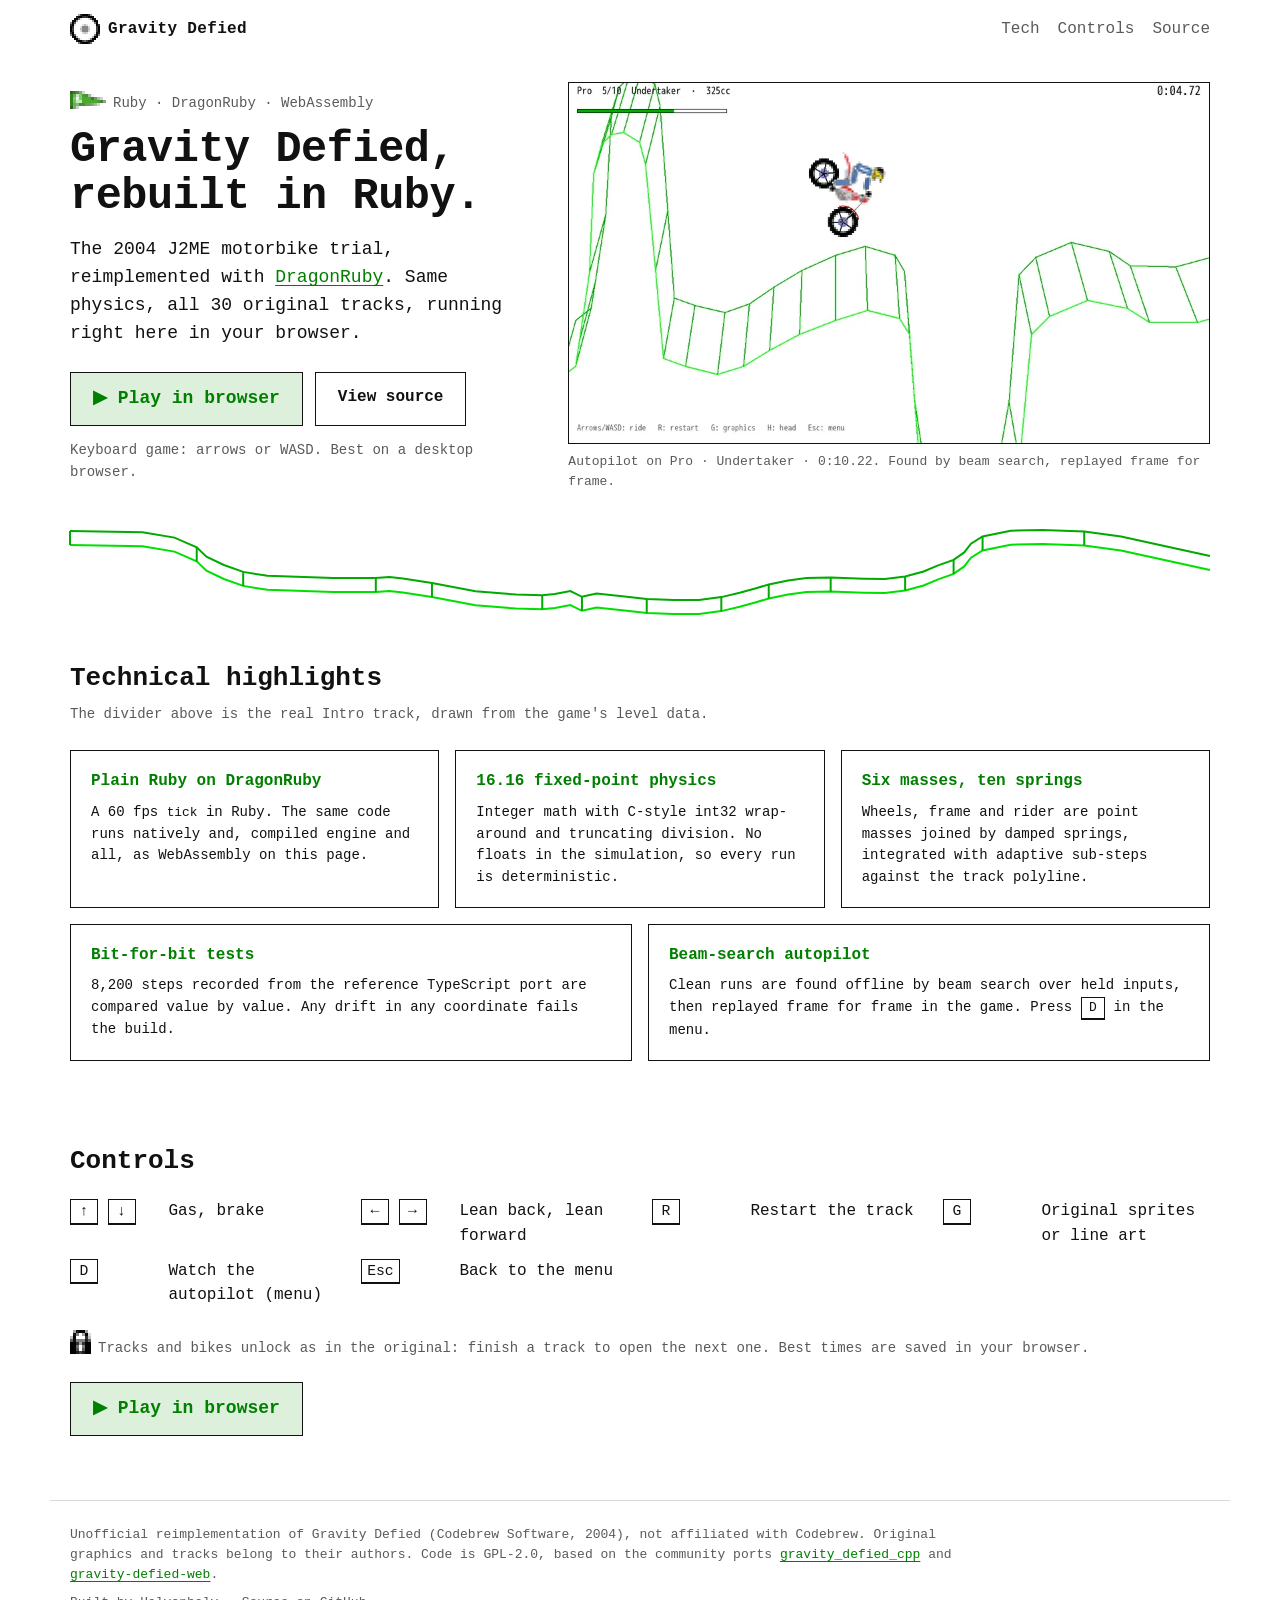
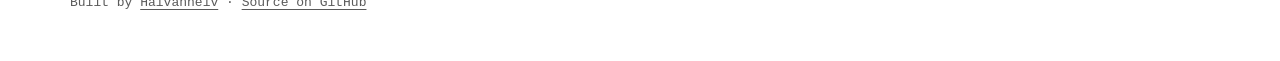
<file: index.html>
<!doctype html>
<html lang="en">
<head>
  <meta charset="utf-8">
  <meta name="viewport" content="width=device-width, initial-scale=1">
  <title>Gravity Defied · a DragonRuby port that runs in your browser</title>
  <meta name="description" content="The 2004 J2ME motorbike classic Gravity Defied, reimplemented in Ruby with DragonRuby. Deterministic fixed-point physics, bit-for-bit tests, beam-search autopilot. Play it in the browser.">
  <link rel="icon" href="media/favicon.png" type="image/png">
  <meta property="og:type" content="website">
  <meta property="og:title" content="Gravity Defied, reimplemented in Ruby with DragonRuby">
  <meta property="og:description" content="The 2004 J2ME motorbike classic, running in your browser. Deterministic 16.16 fixed-point physics, bit-for-bit tests, beam-search autopilot.">
  <meta property="og:url" content="https://halvanhelv.github.io/gravity-defied/">
  <meta property="og:image" content="https://halvanhelv.github.io/gravity-defied/media/og.jpg">
  <meta name="twitter:card" content="summary_large_image">
  <link rel="stylesheet" href="style.css">
</head>
<body>
  <header class="bar">
    <a class="brand" href="./"><span class="px px-wheel" aria-hidden="true"></span>Gravity Defied</a>
    <nav>
      <a href="#highlights">Tech</a>
      <a href="#controls">Controls</a>
      <a href="https://github.com/Halvanhelv/gravity-defied">Source</a>
    </nav>
  </header>

  <main>
    <section class="hero">
      <div class="pitch">
        <p class="kicker"><span class="px px-flag-start" aria-hidden="true"></span>Ruby · DragonRuby · WebAssembly</p>
        <h1>Gravity Defied, <br>rebuilt in Ruby.</h1>
        <p class="lede">
          The 2004 J2ME motorbike trial, reimplemented with
          <a href="https://dragonruby.org">DragonRuby</a>.
          Same physics, all 30 original tracks, running right here in your browser.
        </p>
        <div class="cta">
          <a class="btn btn-play" href="play/">Play in browser</a>
          <a class="btn btn-source" href="https://github.com/Halvanhelv/gravity-defied">View source</a>
        </div>
        <p class="note">Keyboard game: arrows or WASD. Best on a desktop browser.</p>
      </div>

      <figure class="screen">
        <div class="frame">
          <video autoplay muted loop playsinline preload="auto" poster="media/poster.webp"
                 aria-label="Gameplay: the autopilot rides the Pro track Undertaker">
            <source src="media/undertaker.mp4" type="video/mp4">
          </video>
        </div>
        <figcaption>
          Autopilot on Pro · Undertaker · 0:10.22. Found by beam search, replayed frame for frame.
        </figcaption>
      </figure>
    </section>

    <svg class="track" viewBox="0 0 1200 90" preserveAspectRatio="none" aria-hidden="true">
      <polyline class="far" points="0.0,3.1 76.4,4.2 110.0,9.6 133.4,19.3 143.6,28.7 162.0,37.0 182.3,43.9 207.8,47.8 277.1,50.0 321.9,50.0 336.2,48.9 350.4,50.4 381.0,55.0 426.8,63.3 469.6,66.6 497.1,67.3 510.4,65.9 526.7,63.0 538.9,68.8 554.2,65.5 583.7,68.4 607.1,70.9 635.7,72.0 662.1,72.0 685.6,69.1 704.9,64.8 721.2,60.5 735.5,56.5 755.9,52.5 775.2,50.0 800.7,49.6 835.3,50.7 857.7,51.1 879.1,48.5 898.5,43.5 913.8,37.4 930.1,31.9 941.3,24.4 948.4,15.7 960.6,8.5 990.2,2.7 1023.8,2.0 1067.6,3.4 1106.3,8.5 1200.0,28.0"/>
      <polyline class="near" points="0.0,17.1 76.4,18.2 110.0,23.6 133.4,33.3 143.6,42.7 162.0,51.0 182.3,57.9 207.8,61.8 277.1,64.0 321.9,64.0 336.2,62.9 350.4,64.4 381.0,69.0 426.8,77.3 469.6,80.6 497.1,81.3 510.4,79.9 526.7,77.0 538.9,82.8 554.2,79.5 583.7,82.4 607.1,84.9 635.7,86.0 662.1,86.0 685.6,83.1 704.9,78.8 721.2,74.5 735.5,70.5 755.9,66.5 775.2,64.0 800.7,63.6 835.3,64.7 857.7,65.1 879.1,62.5 898.5,57.5 913.8,51.4 930.1,45.9 941.3,38.4 948.4,29.7 960.6,22.5 990.2,16.7 1023.8,16.0 1067.6,17.4 1106.3,22.5 1200.0,42.0"/>
      <line class="far" x1="0.0" y1="17.1" x2="0.0" y2="3.1"/>
      <line class="far" x1="133.4" y1="33.3" x2="133.4" y2="19.3"/>
      <line class="far" x1="182.3" y1="57.9" x2="182.3" y2="43.9"/>
      <line class="far" x1="321.9" y1="64.0" x2="321.9" y2="50.0"/>
      <line class="far" x1="381.0" y1="69.0" x2="381.0" y2="55.0"/>
      <line class="far" x1="497.1" y1="81.3" x2="497.1" y2="67.3"/>
      <line class="far" x1="538.9" y1="82.8" x2="538.9" y2="68.8"/>
      <line class="far" x1="607.1" y1="84.9" x2="607.1" y2="70.9"/>
      <line class="far" x1="685.6" y1="83.1" x2="685.6" y2="69.1"/>
      <line class="far" x1="735.5" y1="70.5" x2="735.5" y2="56.5"/>
      <line class="far" x1="800.7" y1="63.6" x2="800.7" y2="49.6"/>
      <line class="far" x1="879.1" y1="62.5" x2="879.1" y2="48.5"/>
      <line class="far" x1="930.1" y1="45.9" x2="930.1" y2="31.9"/>
      <line class="far" x1="960.6" y1="22.5" x2="960.6" y2="8.5"/>
      <line class="far" x1="1067.6" y1="17.4" x2="1067.6" y2="3.4"/>
    </svg>

    <section id="highlights" class="section">
      <h2>Technical highlights</h2>
      <p class="section-lede">The divider above is the real Intro track, drawn from the game's level data.</p>
      <div class="cards">
        <article class="card">
          <h3>Plain Ruby on DragonRuby</h3>
          <p>A 60 fps <code>tick</code> in Ruby. The same code runs natively and, compiled engine
            and all, as WebAssembly on this page.</p>
        </article>
        <article class="card">
          <h3>16.16 fixed-point physics</h3>
          <p>Integer math with C-style int32 wrap-around and truncating division. No floats in the
            simulation, so every run is deterministic.</p>
        </article>
        <article class="card">
          <h3>Six masses, ten springs</h3>
          <p>Wheels, frame and rider are point masses joined by damped springs, integrated with
            adaptive sub-steps against the track polyline.</p>
        </article>
        <article class="card">
          <h3>Bit-for-bit tests</h3>
          <p>8,200 steps recorded from the reference TypeScript port are compared value by value.
            Any drift in any coordinate fails the build.</p>
        </article>
        <article class="card">
          <h3>Beam-search autopilot</h3>
          <p>Clean runs are found offline by beam search over held inputs, then replayed frame for
            frame in the game. Press <kbd>D</kbd> in the menu.</p>
        </article>
      </div>
    </section>

    <section id="controls" class="section controls">
      <h2>Controls</h2>
      <dl>
        <div><dt><kbd>↑</kbd> <kbd>↓</kbd></dt><dd>Gas, brake</dd></div>
        <div><dt><kbd>←</kbd> <kbd>→</kbd></dt><dd>Lean back, lean forward</dd></div>
        <div><dt><kbd>R</kbd></dt><dd>Restart the track</dd></div>
        <div><dt><kbd>G</kbd></dt><dd>Original sprites or line art</dd></div>
        <div><dt><kbd>D</kbd></dt><dd>Watch the autopilot (menu)</dd></div>
        <div><dt><kbd>Esc</kbd></dt><dd>Back to the menu</dd></div>
      </dl>
      <p class="note"><span class="px px-lock" aria-hidden="true"></span>Tracks and bikes unlock as in
        the original: finish a track to open the next one. Best times are saved in your browser.</p>
      <a class="btn btn-play" href="play/">Play in browser</a>
    </section>
  </main>

  <footer class="footer">
    <p>
      Unofficial reimplementation of Gravity Defied (Codebrew Software, 2004), not affiliated with
      Codebrew. Original graphics and tracks belong to their authors. Code is GPL-2.0, based on the
      community ports <a href="https://github.com/rgimad/gravity_defied_cpp">gravity_defied_cpp</a>
      and <a href="https://github.com/yurkagon/gravity-defied-web">gravity-defied-web</a>.
    </p>
    <p class="byline">Built by <a href="https://github.com/Halvanhelv">Halvanhelv</a> ·
      <a href="https://github.com/Halvanhelv/gravity-defied">Source on GitHub</a></p>
  </footer>

  <script>
    // Respect reduced motion: show the poster frame instead of autoplaying.
    if (window.matchMedia("(prefers-reduced-motion: reduce)").matches) {
      const video = document.querySelector("video");
      video.removeAttribute("autoplay");
      video.pause();
      video.controls = true;
    }
  </script>
</body>
</html>
</file>
<file: style.css>
/* Game palette: white screen, thin ink borders, track greens, the results-screen red. */
:root {
  --ink: #111;
  --muted: #5a5a5a;
  --line: #d9d9d9;
  --paper: #fff;
  --far: #00aa00;
  --near: #00e000;
  --green: #007f00;
  --green-tint: #dcf0dc;
  --red: #aa0000;
  --mono: ui-monospace, "SF Mono", "JetBrains Mono", Menlo, Consolas, "Liberation Mono", monospace;
  color-scheme: light;
}

* { box-sizing: border-box; }

body {
  margin: 0;
  background: var(--paper);
  color: var(--ink);
  font: 16px/1.55 var(--mono);
  -webkit-text-size-adjust: 100%;
}

a { color: var(--green); text-underline-offset: 3px; }
a:hover { color: var(--ink); }

code, kbd { font-family: var(--mono); font-size: 0.92em; }
kbd {
  display: inline-block;
  min-width: 1.9em;
  padding: 0 0.35em;
  border: 1px solid var(--ink);
  border-bottom-width: 2px;
  text-align: center;
  background: var(--paper);
}

/* Pixel icons cropped from the original sprites.png atlas, scaled 3x without smoothing. */
.px {
  display: inline-block;
  vertical-align: -0.15em;
  margin-right: 0.5em;
  background: url(media/sprites.png) no-repeat;
  background-size: 147px 120px;
  image-rendering: pixelated;
}
.px-wheel { width: 45px; height: 45px; background-position: 0 -30px; vertical-align: middle; }
.px-flag-start { width: 36px; height: 18px; background-position: -75px 0; }
.px-lock { width: 21px; height: 24px; background-position: -54px -24px; }

/* Top bar */
.bar {
  display: flex;
  align-items: center;
  justify-content: space-between;
  gap: 16px;
  max-width: 1180px;
  margin: 0 auto;
  padding: 14px 20px;
}
.brand {
  display: inline-flex;
  align-items: center;
  color: var(--ink);
  font-weight: 700;
  text-decoration: none;
  letter-spacing: 0.02em;
}
.brand .px-wheel { width: 30px; height: 30px; background-size: 98px 80px; background-position: 0 -20px; }
.bar nav { display: flex; gap: 18px; }
.bar nav a { color: var(--muted); text-decoration: none; }
.bar nav a:hover { color: var(--ink); text-decoration: underline; }

/* Hero: the pitch next to the running game */
.hero {
  display: grid;
  grid-template-columns: minmax(0, 5fr) minmax(0, 7fr);
  gap: 40px;
  align-items: center;
  max-width: 1180px;
  margin: 0 auto;
  padding: 24px 20px 8px;
}
.kicker { margin: 0 0 12px; color: var(--muted); font-size: 14px; }
h1 {
  margin: 0 0 16px;
  font-size: clamp(30px, 3.4vw, 46px);
  line-height: 1.08;
  letter-spacing: -0.01em;
}
.lede { margin: 0 0 24px; font-size: 18px; max-width: 34em; }
.cta { display: flex; flex-wrap: wrap; gap: 12px; margin-bottom: 14px; }
.btn {
  display: inline-block;
  padding: 12px 22px;
  border: 1px solid var(--ink);
  font-weight: 700;
  text-decoration: none;
  transition: background 0.12s, color 0.12s;
}
.btn-play { background: var(--green-tint); color: var(--green); font-size: 18px; }
.btn-play::before { content: "▶ "; }
.btn-play:hover { background: var(--green); color: var(--paper); }
.btn-source { background: var(--paper); color: var(--ink); }
.btn-source:hover { background: var(--ink); color: var(--paper); }
.note { margin: 0; color: var(--muted); font-size: 14px; }

/* The game screen, framed like an in-game panel */
.screen { margin: 0; }
.screen .frame { border: 1px solid var(--ink); background: var(--paper); line-height: 0; }
.screen video { display: block; width: 100%; height: auto; aspect-ratio: 16 / 9; }
.screen figcaption { margin-top: 8px; color: var(--muted); font-size: 13px; }

/* Track divider built from the Intro level */
.track {
  display: block;
  width: 100%;
  max-width: 1180px;
  height: 90px;
  margin: 28px auto 0;
  padding: 0 20px;
  overflow: visible;
}
.track polyline, .track line { fill: none; stroke-width: 2; vector-effect: non-scaling-stroke; }
.track .far { stroke: var(--far); }
.track .near { stroke: var(--near); }

/* Sections */
.section { max-width: 1180px; margin: 0 auto; padding: 40px 20px; }
h2 { margin: 0 0 6px; font-size: 26px; }
.section-lede { margin: 0 0 24px; color: var(--muted); font-size: 14px; }

/* Six-column grid: three cards on the first row, two wider ones on the second. */
.cards {
  display: grid;
  grid-template-columns: repeat(6, minmax(0, 1fr));
  gap: 16px;
}
.card { grid-column: span 2; }
.card:nth-child(n + 4) { grid-column: span 3; }
.card { border: 1px solid var(--ink); padding: 18px 20px; background: var(--paper); }
.card h3 { margin: 0 0 8px; font-size: 16px; color: var(--green); }
.card p { margin: 0; font-size: 14px; }

.controls dl {
  display: grid;
  grid-template-columns: repeat(auto-fill, minmax(250px, 1fr));
  gap: 10px 24px;
  margin: 18px 0 22px;
}
.controls dl div { display: flex; align-items: baseline; gap: 12px; }
.controls dt { min-width: 5.4em; }
.controls dd { margin: 0; }
.controls .note { margin-bottom: 22px; }

/* Footer: credits first, the author line small */
.footer {
  max-width: 1180px;
  margin: 24px auto 0;
  padding: 24px 20px 40px;
  border-top: 1px solid var(--line);
  color: var(--muted);
  font-size: 13px;
}
.footer p { margin: 0 0 8px; max-width: 70em; }
.byline a { color: var(--muted); }

@media (max-width: 860px) {
  .cards { grid-template-columns: 1fr; }
  .card, .card:nth-child(n + 4) { grid-column: auto; }
  .hero { grid-template-columns: 1fr; gap: 24px; padding-top: 8px; }
  .screen { order: -1; }
  .lede { font-size: 16px; }
  .cta .btn { flex: 1 1 auto; text-align: center; }
  .track { height: 60px; }
}

@media (max-width: 480px) {
  .bar nav a:not(:last-child) { display: none; }
  body { font-size: 15px; }
}

@media (prefers-reduced-motion: reduce) {
  .btn { transition: none; }
}
</file>
